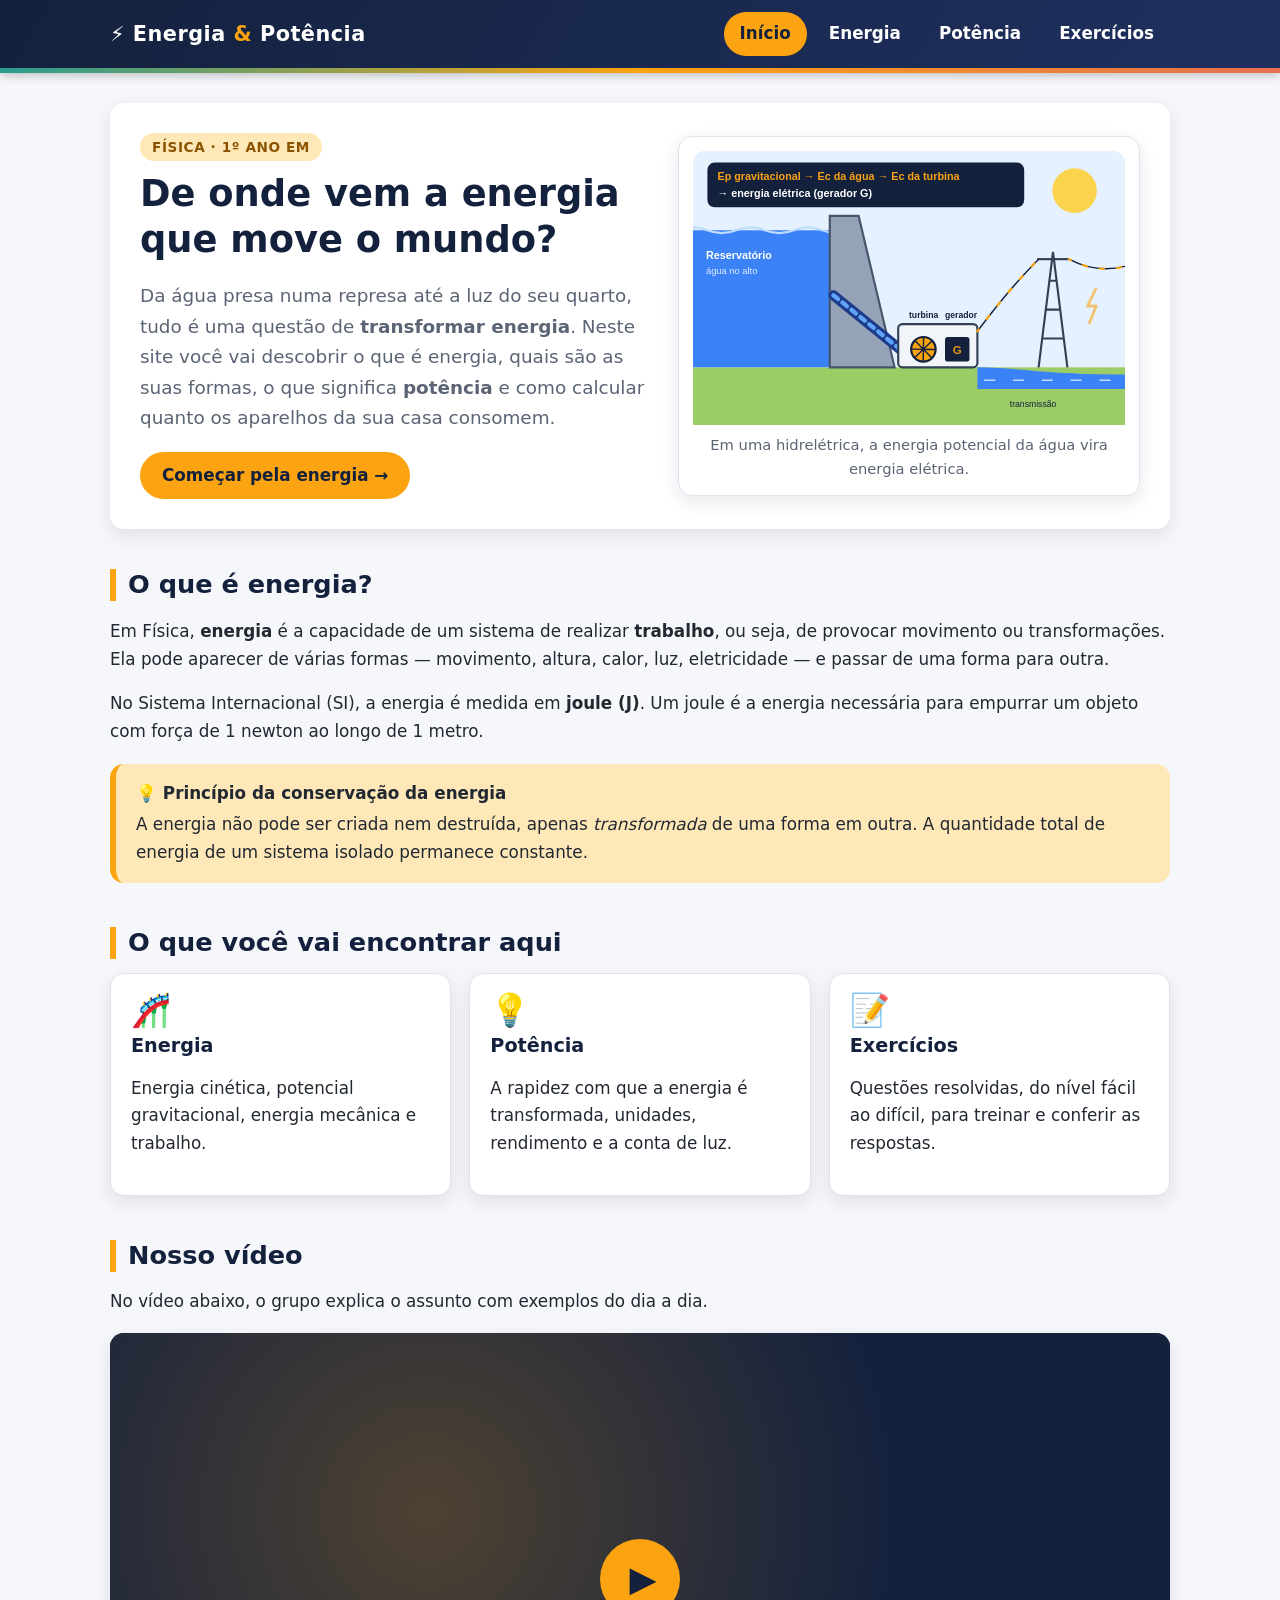
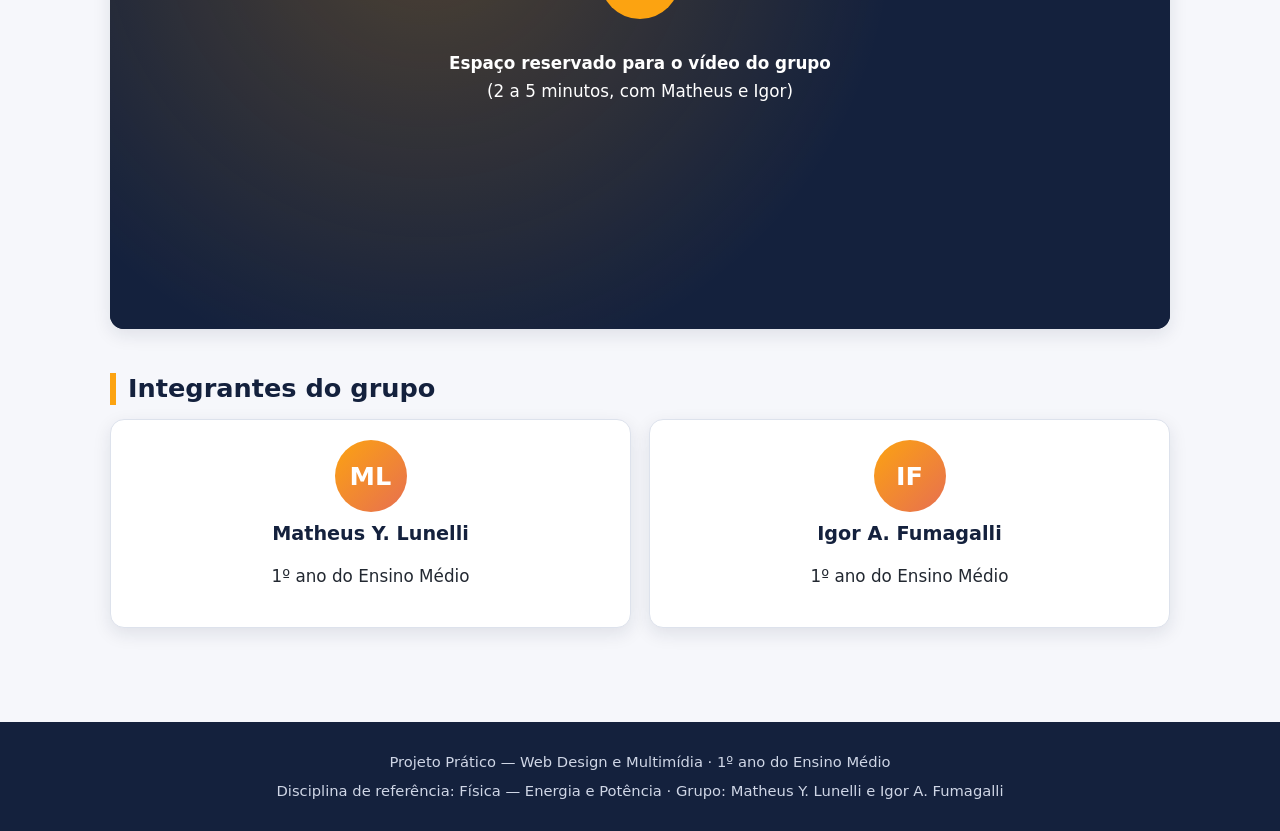
<file: site-energia-potencia/index.html>
<!DOCTYPE html>
<html lang="pt-BR">
<head>
  <meta charset="UTF-8">
  <meta name="viewport" content="width=device-width, initial-scale=1.0">
  <title>Energia &amp; Potência | Início</title>
  <link rel="stylesheet" href="css/style.css">
</head>
<body>

  <header class="topo">
    <div class="conteudo">
      <a class="logo" href="index.html">⚡ Energia <span>&amp;</span> Potência</a>
      <nav>
        <ul class="menu">
          <li><a class="ativo" href="index.html">Início</a></li>
          <li><a href="energia.html">Energia</a></li>
          <li><a href="potencia.html">Potência</a></li>
          <li><a href="exercicios.html">Exercícios</a></li>
        </ul>
      </nav>
    </div>
    <div class="bateria"></div>
  </header>

  <main class="conteudo">

    <section class="hero">
      <div>
        <span class="etiqueta">Física · 1º ano EM</span>
        <h1>De onde vem a energia que move o mundo?</h1>
        <p class="lead">
          Da água presa numa represa até a luz do seu quarto, tudo é uma questão de
          <strong>transformar energia</strong>. Neste site você vai descobrir o que é energia,
          quais são as suas formas, o que significa <strong>potência</strong> e como calcular
          quanto os aparelhos da sua casa consomem.
        </p>
        <a class="botao" href="energia.html">Começar pela energia →</a>
      </div>
      <figure>
        <img src="img/hidreletrica.svg" alt="Ilustração de uma usina hidrelétrica mostrando a água do reservatório descendo pelo duto, girando a turbina e o gerador, e a energia elétrica seguindo pelas linhas de transmissão">
        <figcaption>Em uma hidrelétrica, a energia potencial da água vira energia elétrica.</figcaption>
      </figure>
    </section>

    <section>
      <h2>O que é energia?</h2>
      <p>
        Em Física, <strong>energia</strong> é a capacidade de um sistema de realizar
        <strong>trabalho</strong>, ou seja, de provocar movimento ou transformações. Ela pode
        aparecer de várias formas — movimento, altura, calor, luz, eletricidade — e passar de
        uma forma para outra.
      </p>
      <p>
        No Sistema Internacional (SI), a energia é medida em <strong>joule (J)</strong>.
        Um joule é a energia necessária para empurrar um objeto com força de 1 newton ao longo
        de 1 metro.
      </p>
      <div class="curiosidade">
        <strong>💡 Princípio da conservação da energia</strong>
        A energia não pode ser criada nem destruída, apenas <em>transformada</em> de uma forma
        em outra. A quantidade total de energia de um sistema isolado permanece constante.
      </div>
    </section>

    <section>
      <h2>O que você vai encontrar aqui</h2>
      <div class="grade">
        <a class="cartao link" href="energia.html">
          <div class="icone">🎢</div>
          <h3>Energia</h3>
          <p>Energia cinética, potencial gravitacional, energia mecânica e trabalho.</p>
        </a>
        <a class="cartao link" href="potencia.html">
          <div class="icone">💡</div>
          <h3>Potência</h3>
          <p>A rapidez com que a energia é transformada, unidades, rendimento e a conta de luz.</p>
        </a>
        <a class="cartao link" href="exercicios.html">
          <div class="icone">📝</div>
          <h3>Exercícios</h3>
          <p>Questões resolvidas, do nível fácil ao difícil, para treinar e conferir as respostas.</p>
        </a>
      </div>
    </section>

    <section id="video">
      <h2>Nosso vídeo</h2>
      <p>No vídeo abaixo, o grupo explica o assunto com exemplos do dia a dia.</p>

      <div class="video-wrapper">
        <!--
          COMO INCORPORAR O VÍDEO DO GRUPO (escolha UMA opção e apague o bloco "video-placeholder"):

          Opção 1 — vídeo no YouTube (troque CODIGO_DO_VIDEO pelo código que aparece depois de "v=" no link):
          <iframe src="https://www.youtube.com/embed/CODIGO_DO_VIDEO"
                  title="Vídeo do grupo sobre energia e potência"
                  allow="accelerometer; autoplay; clipboard-write; encrypted-media; gyroscope; picture-in-picture"
                  allowfullscreen></iframe>

          Opção 2 — arquivo de vídeo dentro da pasta do projeto (crie a pasta "video" e coloque o arquivo nela):
          <video src="video/video-energia.mp4" controls></video>
        -->
        <div class="video-placeholder">
          <div class="play">▶</div>
          <p><strong>Espaço reservado para o vídeo do grupo</strong><br>
          (2 a 5 minutos, com Matheus e Igor)</p>
        </div>
      </div>
    </section>

    <section>
      <h2>Integrantes do grupo</h2>
      <div class="grade">
        <div class="cartao integrante">
          <div class="avatar">ML</div>
          <h3>Matheus Y. Lunelli</h3>
          <p>1º ano do Ensino Médio</p>
        </div>
        <div class="cartao integrante">
          <div class="avatar">IF</div>
          <h3>Igor A. Fumagalli</h3>
          <p>1º ano do Ensino Médio</p>
        </div>
      </div>
    </section>

  </main>

  <footer class="rodape">
    <p>Projeto Prático — Web Design e Multimídia · 1º ano do Ensino Médio</p>
    <p>Disciplina de referência: Física — Energia e Potência · Grupo: Matheus Y. Lunelli e Igor A. Fumagalli</p>
  </footer>

</body>
</html>
</file>
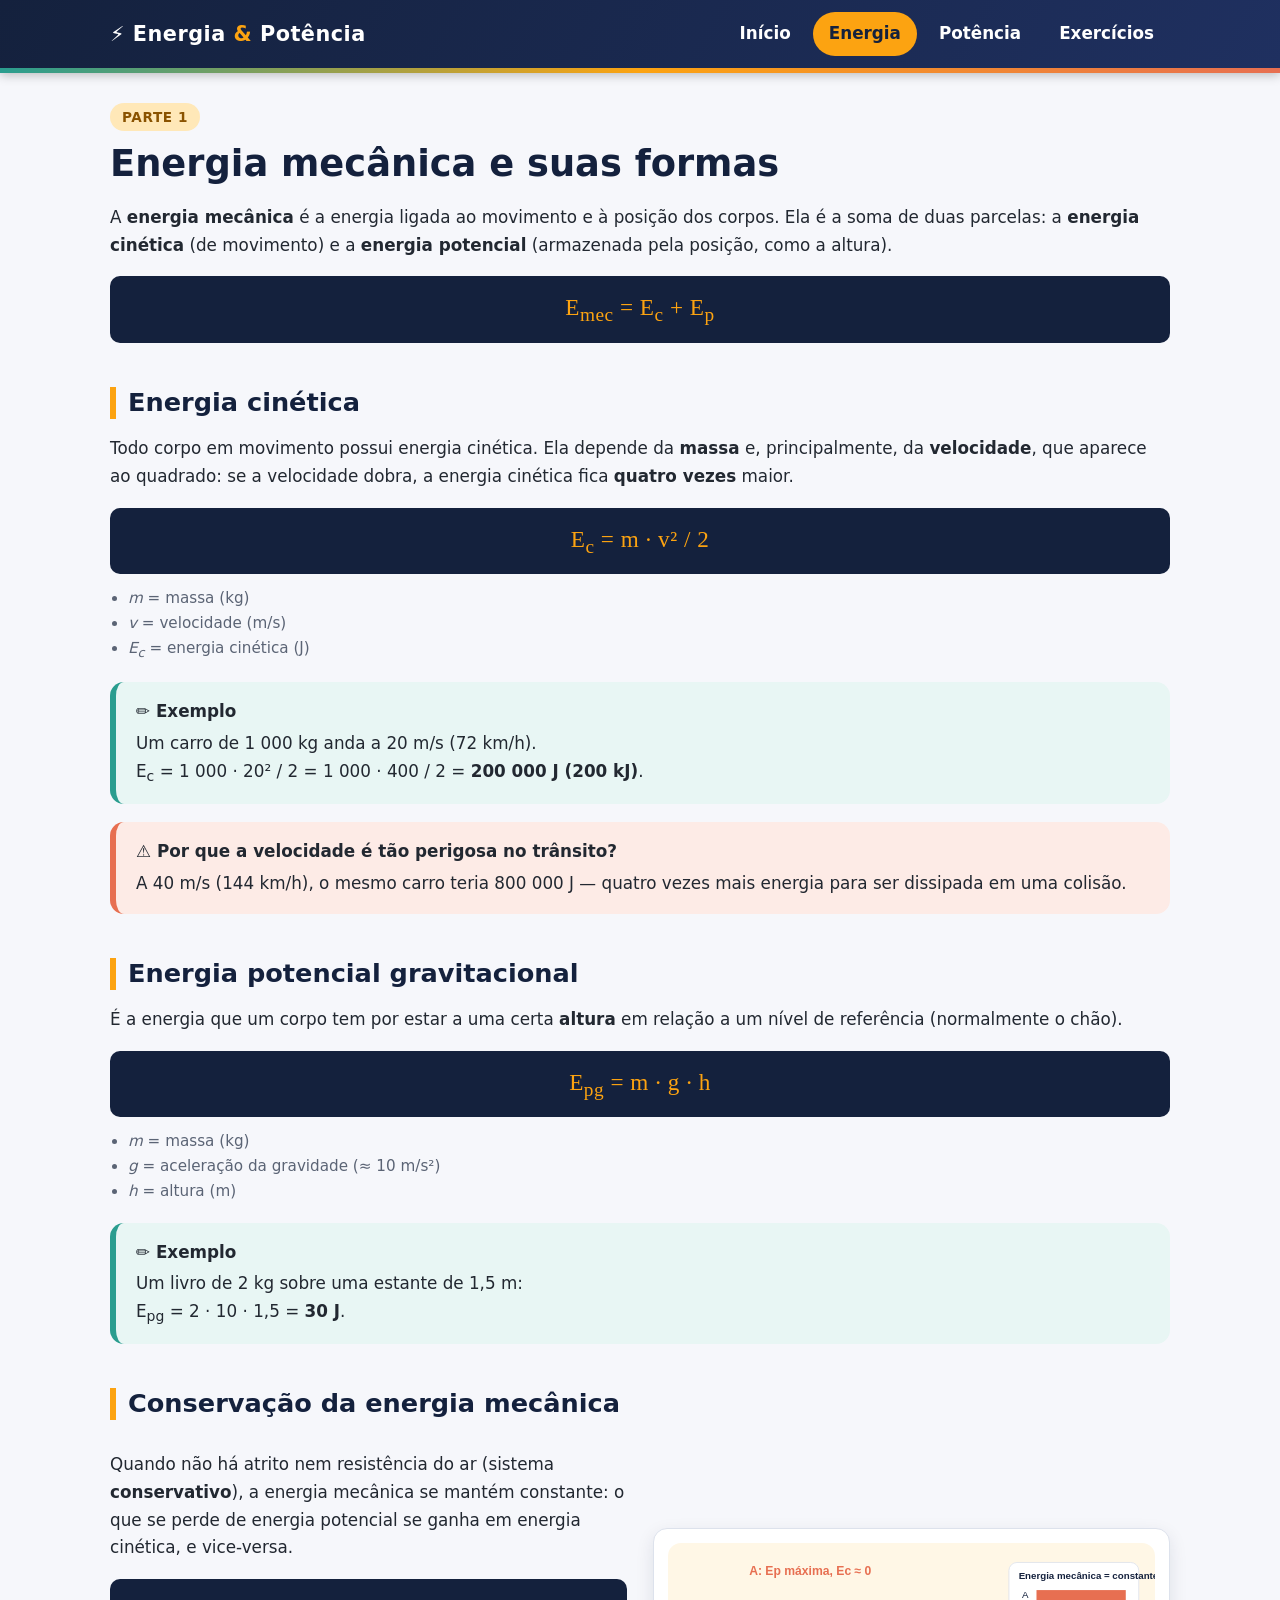
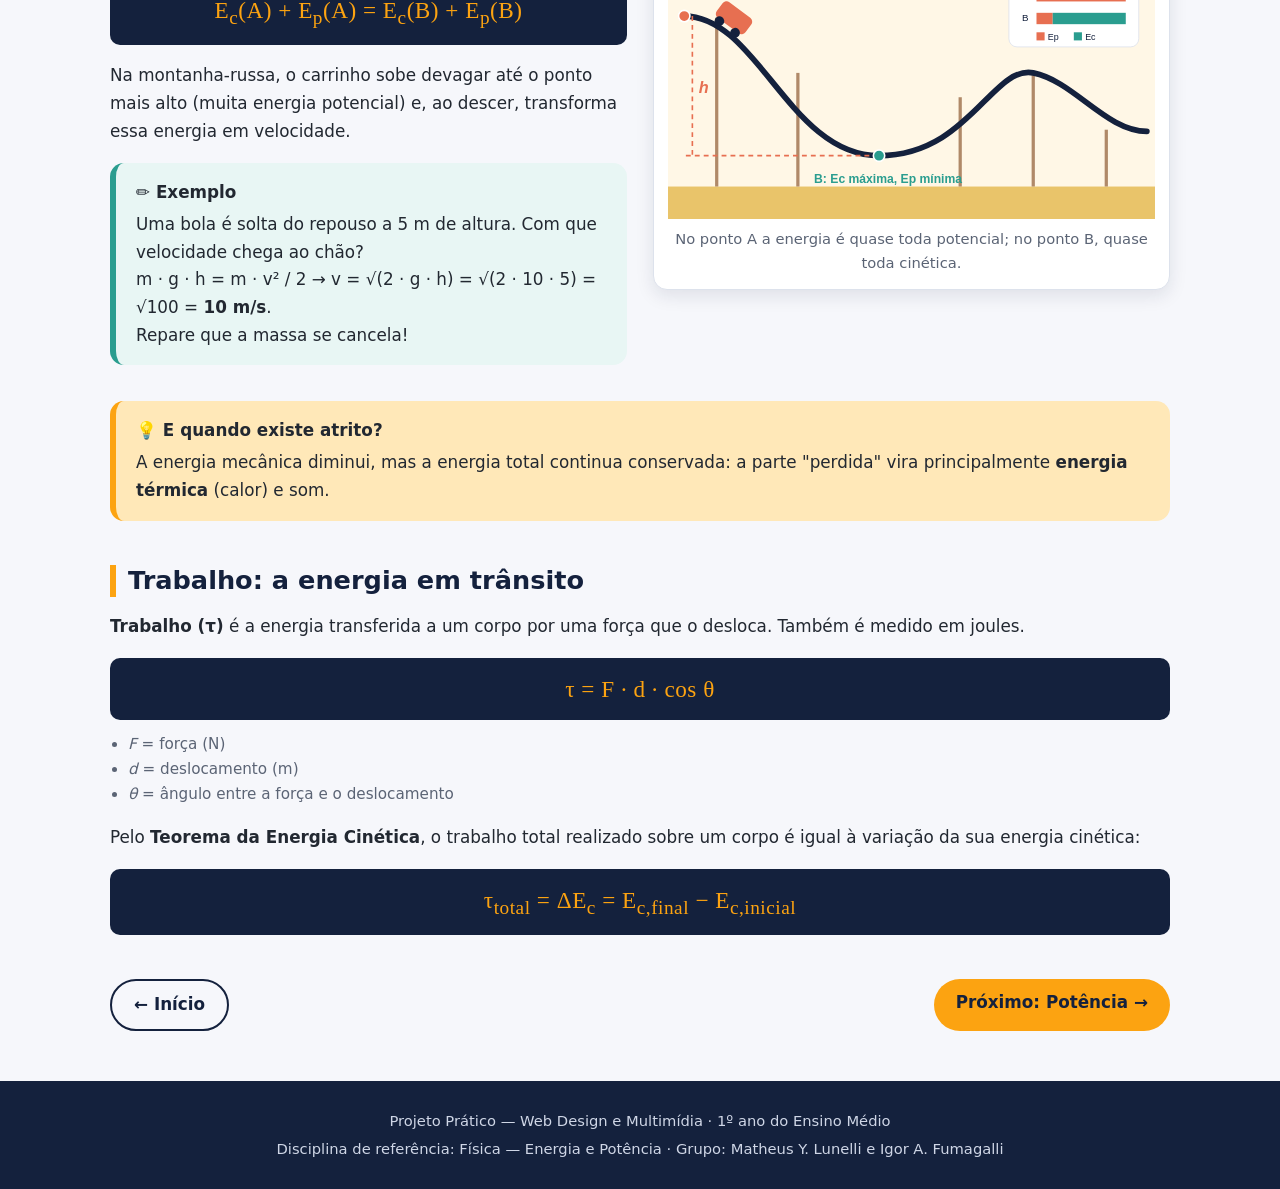
<file: site-energia-potencia/energia.html>
<!DOCTYPE html>
<html lang="pt-BR">
<head>
  <meta charset="UTF-8">
  <meta name="viewport" content="width=device-width, initial-scale=1.0">
  <title>Energia &amp; Potência | Energia</title>
  <link rel="stylesheet" href="css/style.css">
</head>
<body>

  <header class="topo">
    <div class="conteudo">
      <a class="logo" href="index.html">⚡ Energia <span>&amp;</span> Potência</a>
      <nav>
        <ul class="menu">
          <li><a href="index.html">Início</a></li>
          <li><a class="ativo" href="energia.html">Energia</a></li>
          <li><a href="potencia.html">Potência</a></li>
          <li><a href="exercicios.html">Exercícios</a></li>
        </ul>
      </nav>
    </div>
    <div class="bateria"></div>
  </header>

  <main class="conteudo">

    <section>
      <span class="etiqueta">Parte 1</span>
      <h1>Energia mecânica e suas formas</h1>
      <p>
        A <strong>energia mecânica</strong> é a energia ligada ao movimento e à posição dos corpos.
        Ela é a soma de duas parcelas: a <strong>energia cinética</strong> (de movimento) e a
        <strong>energia potencial</strong> (armazenada pela posição, como a altura).
      </p>
      <span class="formula">E<sub>mec</sub> = E<sub>c</sub> + E<sub>p</sub></span>
    </section>

    <section>
      <h2>Energia cinética</h2>
      <p>
        Todo corpo em movimento possui energia cinética. Ela depende da <strong>massa</strong> e,
        principalmente, da <strong>velocidade</strong>, que aparece ao quadrado: se a velocidade
        dobra, a energia cinética fica <strong>quatro vezes</strong> maior.
      </p>
      <span class="formula">E<sub>c</sub> = m · v² / 2</span>
      <ul class="legenda-formula">
        <li><em>m</em> = massa (kg)</li>
        <li><em>v</em> = velocidade (m/s)</li>
        <li><em>E<sub>c</sub></em> = energia cinética (J)</li>
      </ul>
      <div class="exemplo">
        <strong>✏️ Exemplo</strong>
        Um carro de 1 000 kg anda a 20 m/s (72 km/h).<br>
        E<sub>c</sub> = 1 000 · 20² / 2 = 1 000 · 400 / 2 = <strong>200 000 J (200 kJ)</strong>.
      </div>
      <div class="atencao">
        <strong>⚠️ Por que a velocidade é tão perigosa no trânsito?</strong>
        A 40 m/s (144 km/h), o mesmo carro teria 800 000 J — quatro vezes mais energia para
        ser dissipada em uma colisão.
      </div>
    </section>

    <section>
      <h2>Energia potencial gravitacional</h2>
      <p>
        É a energia que um corpo tem por estar a uma certa <strong>altura</strong> em relação
        a um nível de referência (normalmente o chão).
      </p>
      <span class="formula">E<sub>pg</sub> = m · g · h</span>
      <ul class="legenda-formula">
        <li><em>m</em> = massa (kg)</li>
        <li><em>g</em> = aceleração da gravidade (≈ 10 m/s²)</li>
        <li><em>h</em> = altura (m)</li>
      </ul>
      <div class="exemplo">
        <strong>✏️ Exemplo</strong>
        Um livro de 2 kg sobre uma estante de 1,5 m:<br>
        E<sub>pg</sub> = 2 · 10 · 1,5 = <strong>30 J</strong>.
      </div>
    </section>

    <section>
      <h2>Conservação da energia mecânica</h2>
      <div class="duas-colunas">
        <div>
          <p>
            Quando não há atrito nem resistência do ar (sistema <strong>conservativo</strong>),
            a energia mecânica se mantém constante: o que se perde de energia potencial se ganha
            em energia cinética, e vice-versa.
          </p>
          <span class="formula">E<sub>c</sub>(A) + E<sub>p</sub>(A) = E<sub>c</sub>(B) + E<sub>p</sub>(B)</span>
          <p>
            Na montanha-russa, o carrinho sobe devagar até o ponto mais alto (muita energia
            potencial) e, ao descer, transforma essa energia em velocidade.
          </p>
          <div class="exemplo">
            <strong>✏️ Exemplo</strong>
            Uma bola é solta do repouso a 5 m de altura. Com que velocidade chega ao chão?<br>
            m · g · h = m · v² / 2 → v = √(2 · g · h) = √(2 · 10 · 5) = √100 = <strong>10 m/s</strong>.<br>
            Repare que a massa se cancela!
          </div>
        </div>
        <figure>
          <img src="img/montanha-russa.svg" alt="Montanha-russa com o carrinho no ponto mais alto, com energia potencial máxima, e no ponto mais baixo, com energia cinética máxima">
          <figcaption>No ponto A a energia é quase toda potencial; no ponto B, quase toda cinética.</figcaption>
        </figure>
      </div>
      <div class="curiosidade">
        <strong>💡 E quando existe atrito?</strong>
        A energia mecânica diminui, mas a energia total continua conservada: a parte "perdida"
        vira principalmente <strong>energia térmica</strong> (calor) e som.
      </div>
    </section>

    <section>
      <h2>Trabalho: a energia em trânsito</h2>
      <p>
        <strong>Trabalho (τ)</strong> é a energia transferida a um corpo por uma força que o desloca.
        Também é medido em joules.
      </p>
      <span class="formula">τ = F · d · cos θ</span>
      <ul class="legenda-formula">
        <li><em>F</em> = força (N)</li>
        <li><em>d</em> = deslocamento (m)</li>
        <li><em>θ</em> = ângulo entre a força e o deslocamento</li>
      </ul>
      <p>
        Pelo <strong>Teorema da Energia Cinética</strong>, o trabalho total realizado sobre um
        corpo é igual à variação da sua energia cinética:
      </p>
      <span class="formula">τ<sub>total</sub> = ΔE<sub>c</sub> = E<sub>c,final</sub> − E<sub>c,inicial</sub></span>
    </section>

    <div class="proxima">
      <a class="botao secundario" href="index.html">← Início</a>
      <a class="botao" href="potencia.html">Próximo: Potência →</a>
    </div>

  </main>

  <footer class="rodape">
    <p>Projeto Prático — Web Design e Multimídia · 1º ano do Ensino Médio</p>
    <p>Disciplina de referência: Física — Energia e Potência · Grupo: Matheus Y. Lunelli e Igor A. Fumagalli</p>
  </footer>

</body>
</html>
</file>
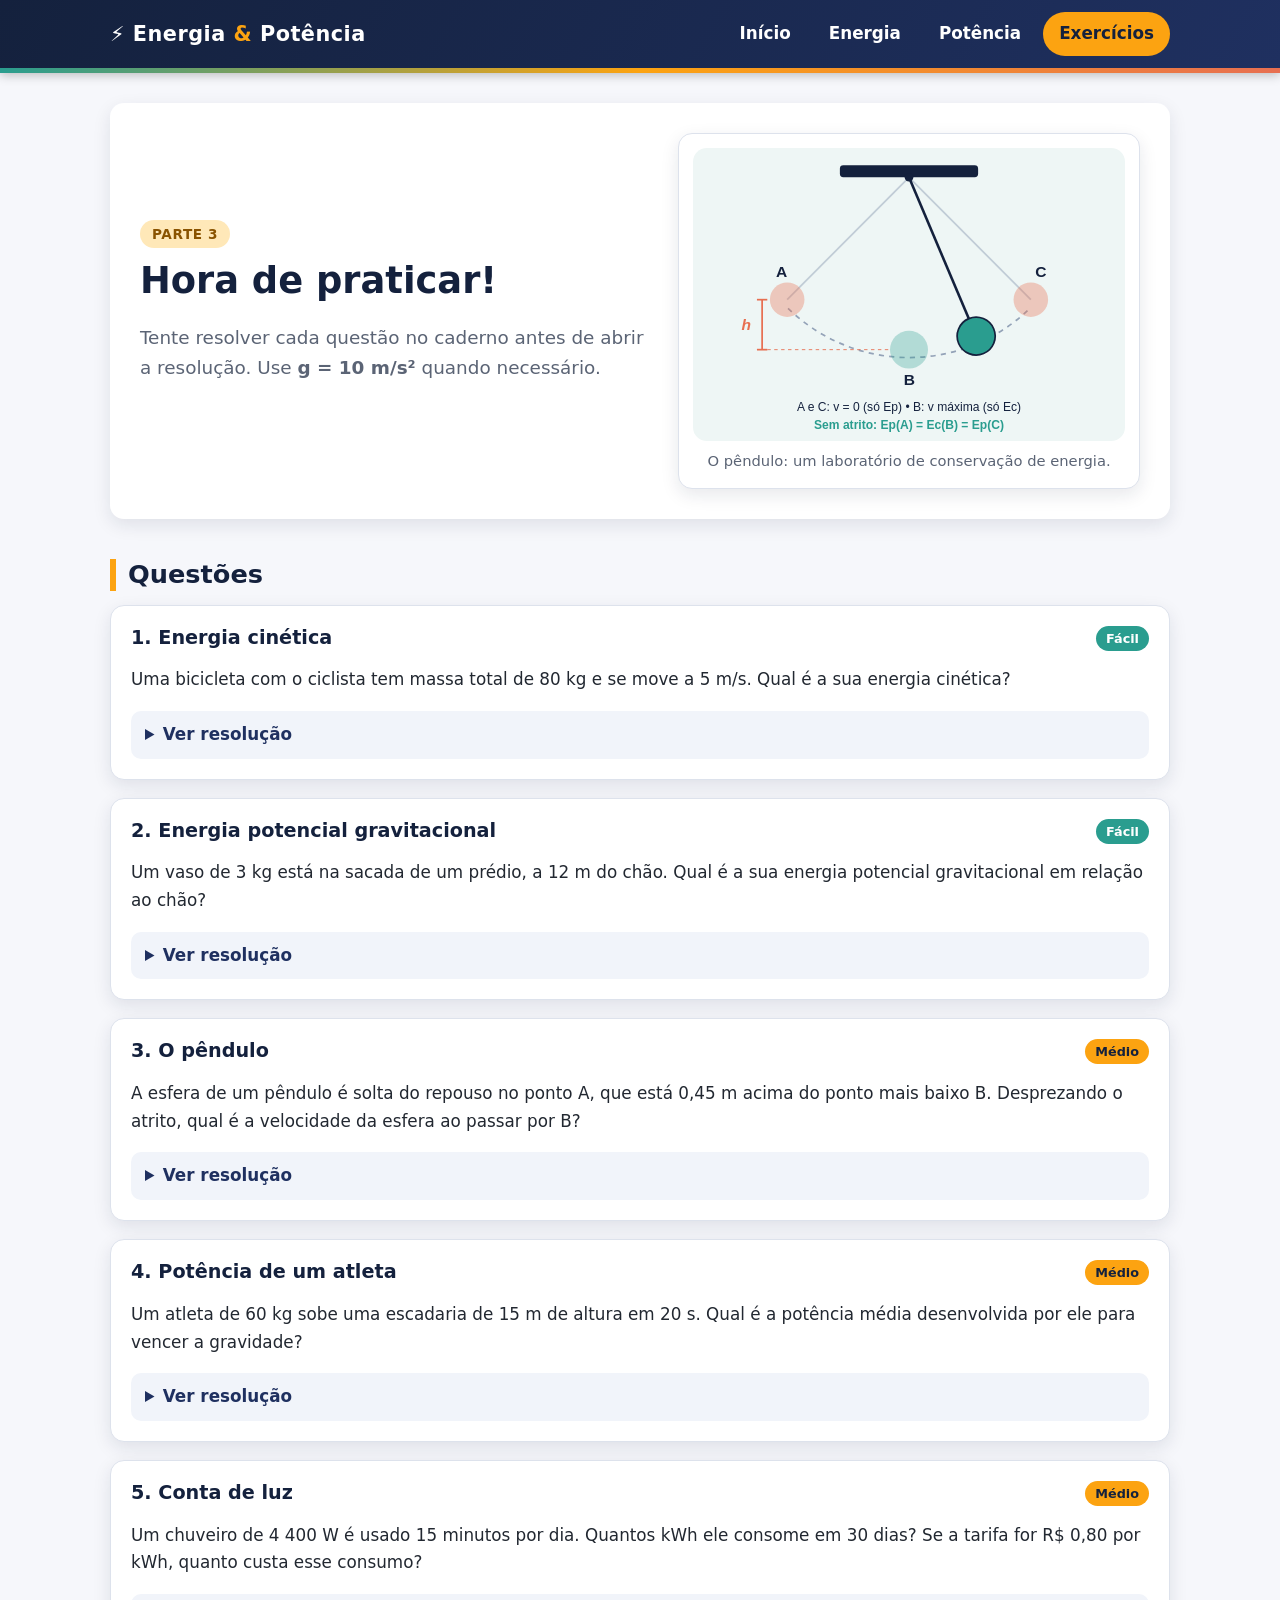
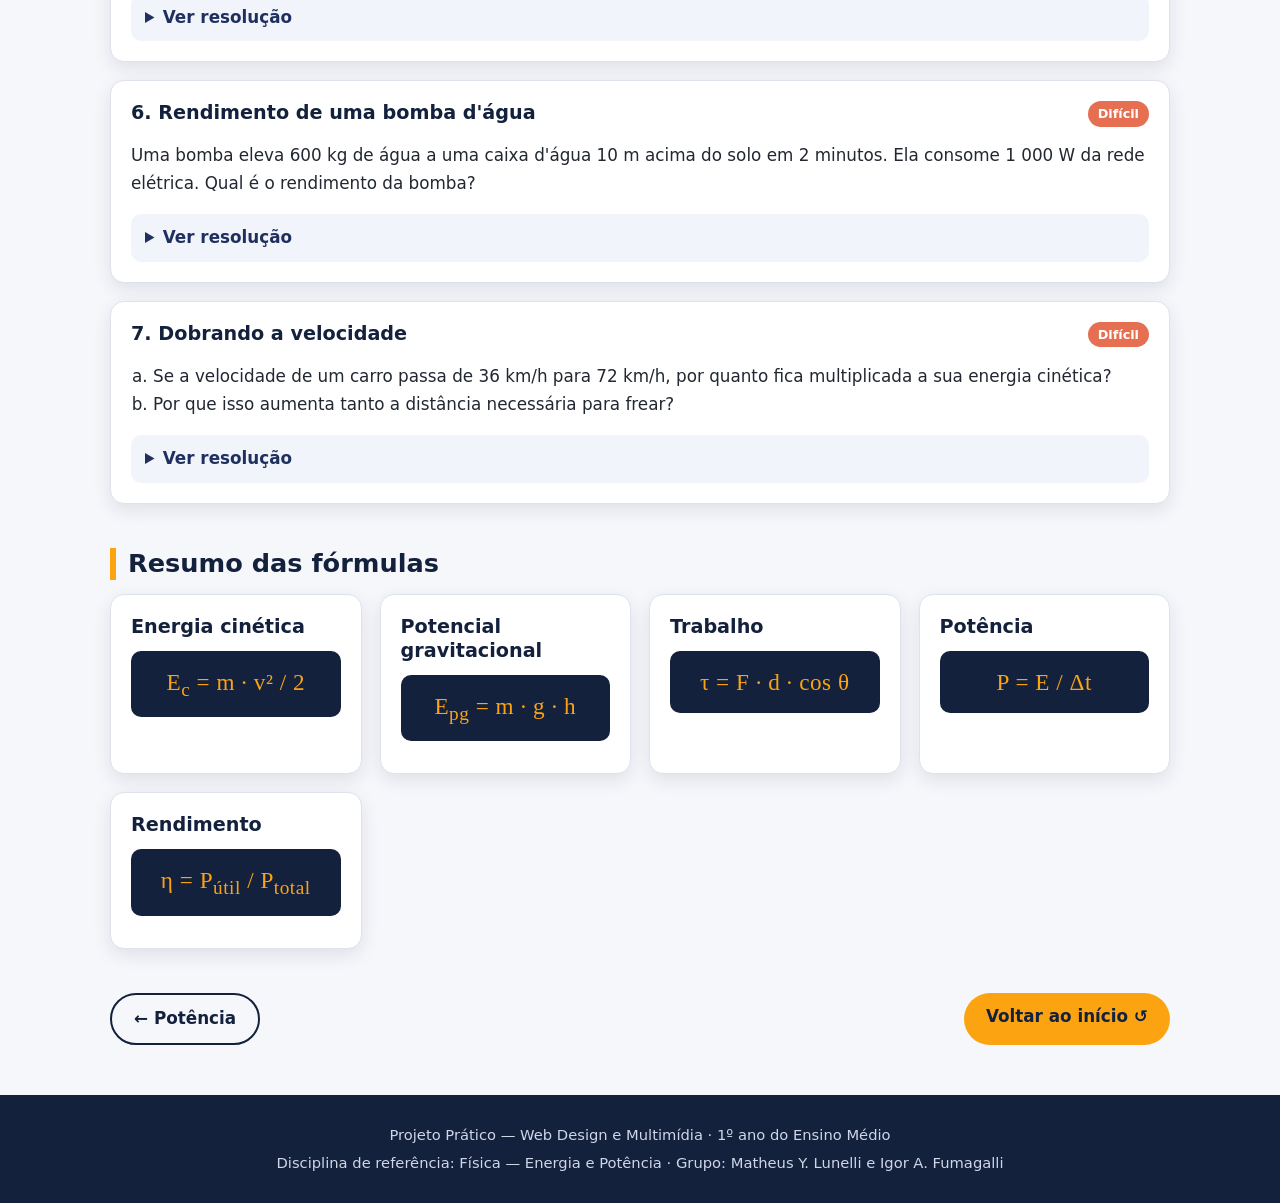
<file: site-energia-potencia/exercicios.html>
<!DOCTYPE html>
<html lang="pt-BR">
<head>
  <meta charset="UTF-8">
  <meta name="viewport" content="width=device-width, initial-scale=1.0">
  <title>Energia &amp; Potência | Exercícios</title>
  <link rel="stylesheet" href="css/style.css">
</head>
<body>

  <header class="topo">
    <div class="conteudo">
      <a class="logo" href="index.html">⚡ Energia <span>&amp;</span> Potência</a>
      <nav>
        <ul class="menu">
          <li><a href="index.html">Início</a></li>
          <li><a href="energia.html">Energia</a></li>
          <li><a href="potencia.html">Potência</a></li>
          <li><a class="ativo" href="exercicios.html">Exercícios</a></li>
        </ul>
      </nav>
    </div>
    <div class="bateria"></div>
  </header>

  <main class="conteudo">

    <section class="hero">
      <div>
        <span class="etiqueta">Parte 3</span>
        <h1>Hora de praticar!</h1>
        <p class="lead">
          Tente resolver cada questão no caderno antes de abrir a resolução.
          Use <strong>g = 10 m/s²</strong> quando necessário.
        </p>
      </div>
      <figure>
        <img src="img/pendulo.svg" alt="Pêndulo simples oscilando entre os pontos A e C, passando pelo ponto mais baixo B">
        <figcaption>O pêndulo: um laboratório de conservação de energia.</figcaption>
      </figure>
    </section>

    <section>
      <h2>Questões</h2>

      <div class="cartao questao">
        <span class="nivel facil">Fácil</span>
        <h3>1. Energia cinética</h3>
        <p>Uma bicicleta com o ciclista tem massa total de 80 kg e se move a 5 m/s. Qual é a sua energia cinética?</p>
        <details>
          <summary>Ver resolução</summary>
          <p>E<sub>c</sub> = m · v² / 2 = 80 · 5² / 2 = 80 · 25 / 2 = <strong>1 000 J</strong>.</p>
        </details>
      </div>

      <div class="cartao questao">
        <span class="nivel facil">Fácil</span>
        <h3>2. Energia potencial gravitacional</h3>
        <p>Um vaso de 3 kg está na sacada de um prédio, a 12 m do chão. Qual é a sua energia potencial gravitacional em relação ao chão?</p>
        <details>
          <summary>Ver resolução</summary>
          <p>E<sub>pg</sub> = m · g · h = 3 · 10 · 12 = <strong>360 J</strong>.</p>
        </details>
      </div>

      <div class="cartao questao">
        <span class="nivel medio">Médio</span>
        <h3>3. O pêndulo</h3>
        <p>
          A esfera de um pêndulo é solta do repouso no ponto A, que está 0,45 m acima do ponto
          mais baixo B. Desprezando o atrito, qual é a velocidade da esfera ao passar por B?
        </p>
        <details>
          <summary>Ver resolução</summary>
          <p>
            Pela conservação da energia mecânica: m · g · h = m · v² / 2<br>
            v = √(2 · g · h) = √(2 · 10 · 0,45) = √9 = <strong>3 m/s</strong>.
          </p>
        </details>
      </div>

      <div class="cartao questao">
        <span class="nivel medio">Médio</span>
        <h3>4. Potência de um atleta</h3>
        <p>
          Um atleta de 60 kg sobe uma escadaria de 15 m de altura em 20 s. Qual é a potência
          média desenvolvida por ele para vencer a gravidade?
        </p>
        <details>
          <summary>Ver resolução</summary>
          <p>
            τ = m · g · h = 60 · 10 · 15 = 9 000 J<br>
            P = τ / Δt = 9 000 / 20 = <strong>450 W</strong>.
          </p>
        </details>
      </div>

      <div class="cartao questao">
        <span class="nivel medio">Médio</span>
        <h3>5. Conta de luz</h3>
        <p>
          Um chuveiro de 4 400 W é usado 15 minutos por dia. Quantos kWh ele consome em 30 dias?
          Se a tarifa for R$ 0,80 por kWh, quanto custa esse consumo?
        </p>
        <details>
          <summary>Ver resolução</summary>
          <p>
            Por dia: E = 4,4 kW · 0,25 h = 1,1 kWh<br>
            No mês: 1,1 · 30 = <strong>33 kWh</strong><br>
            Custo: 33 · 0,80 = <strong>R$ 26,40</strong>.
          </p>
        </details>
      </div>

      <div class="cartao questao">
        <span class="nivel dificil">Difícil</span>
        <h3>6. Rendimento de uma bomba d'água</h3>
        <p>
          Uma bomba eleva 600 kg de água a uma caixa d'água 10 m acima do solo em 2 minutos.
          Ela consome 1 000 W da rede elétrica. Qual é o rendimento da bomba?
        </p>
        <details>
          <summary>Ver resolução</summary>
          <p>
            Trabalho útil: τ = m · g · h = 600 · 10 · 10 = 60 000 J<br>
            Tempo: 2 min = 120 s → P<sub>útil</sub> = 60 000 / 120 = 500 W<br>
            η = P<sub>útil</sub> / P<sub>total</sub> = 500 / 1 000 = <strong>0,5 = 50%</strong>.
          </p>
        </details>
      </div>

      <div class="cartao questao">
        <span class="nivel dificil">Difícil</span>
        <h3>7. Dobrando a velocidade</h3>
        <ol type="a">
          <li>Se a velocidade de um carro passa de 36 km/h para 72 km/h, por quanto fica multiplicada a sua energia cinética?</li>
          <li>Por que isso aumenta tanto a distância necessária para frear?</li>
        </ol>
        <details>
          <summary>Ver resolução</summary>
          <p>
            a) A velocidade dobra (10 m/s → 20 m/s). Como E<sub>c</sub> depende de v², a energia
            fica <strong>4 vezes maior</strong>.<br>
            b) Os freios precisam dissipar toda essa energia pelo trabalho da força de atrito
            (τ = F · d). Com a mesma força de frenagem, 4 vezes mais energia exige uma distância
            cerca de <strong>4 vezes maior</strong>.
          </p>
        </details>
      </div>
    </section>

    <section>
      <h2>Resumo das fórmulas</h2>
      <div class="grade">
        <div class="cartao"><h3>Energia cinética</h3><span class="formula">E<sub>c</sub> = m · v² / 2</span></div>
        <div class="cartao"><h3>Potencial gravitacional</h3><span class="formula">E<sub>pg</sub> = m · g · h</span></div>
        <div class="cartao"><h3>Trabalho</h3><span class="formula">τ = F · d · cos θ</span></div>
        <div class="cartao"><h3>Potência</h3><span class="formula">P = E / Δt</span></div>
        <div class="cartao"><h3>Rendimento</h3><span class="formula">η = P<sub>útil</sub> / P<sub>total</sub></span></div>
      </div>
    </section>

    <div class="proxima">
      <a class="botao secundario" href="potencia.html">← Potência</a>
      <a class="botao" href="index.html">Voltar ao início ↺</a>
    </div>

  </main>

  <footer class="rodape">
    <p>Projeto Prático — Web Design e Multimídia · 1º ano do Ensino Médio</p>
    <p>Disciplina de referência: Física — Energia e Potência · Grupo: Matheus Y. Lunelli e Igor A. Fumagalli</p>
  </footer>

</body>
</html>
</file>
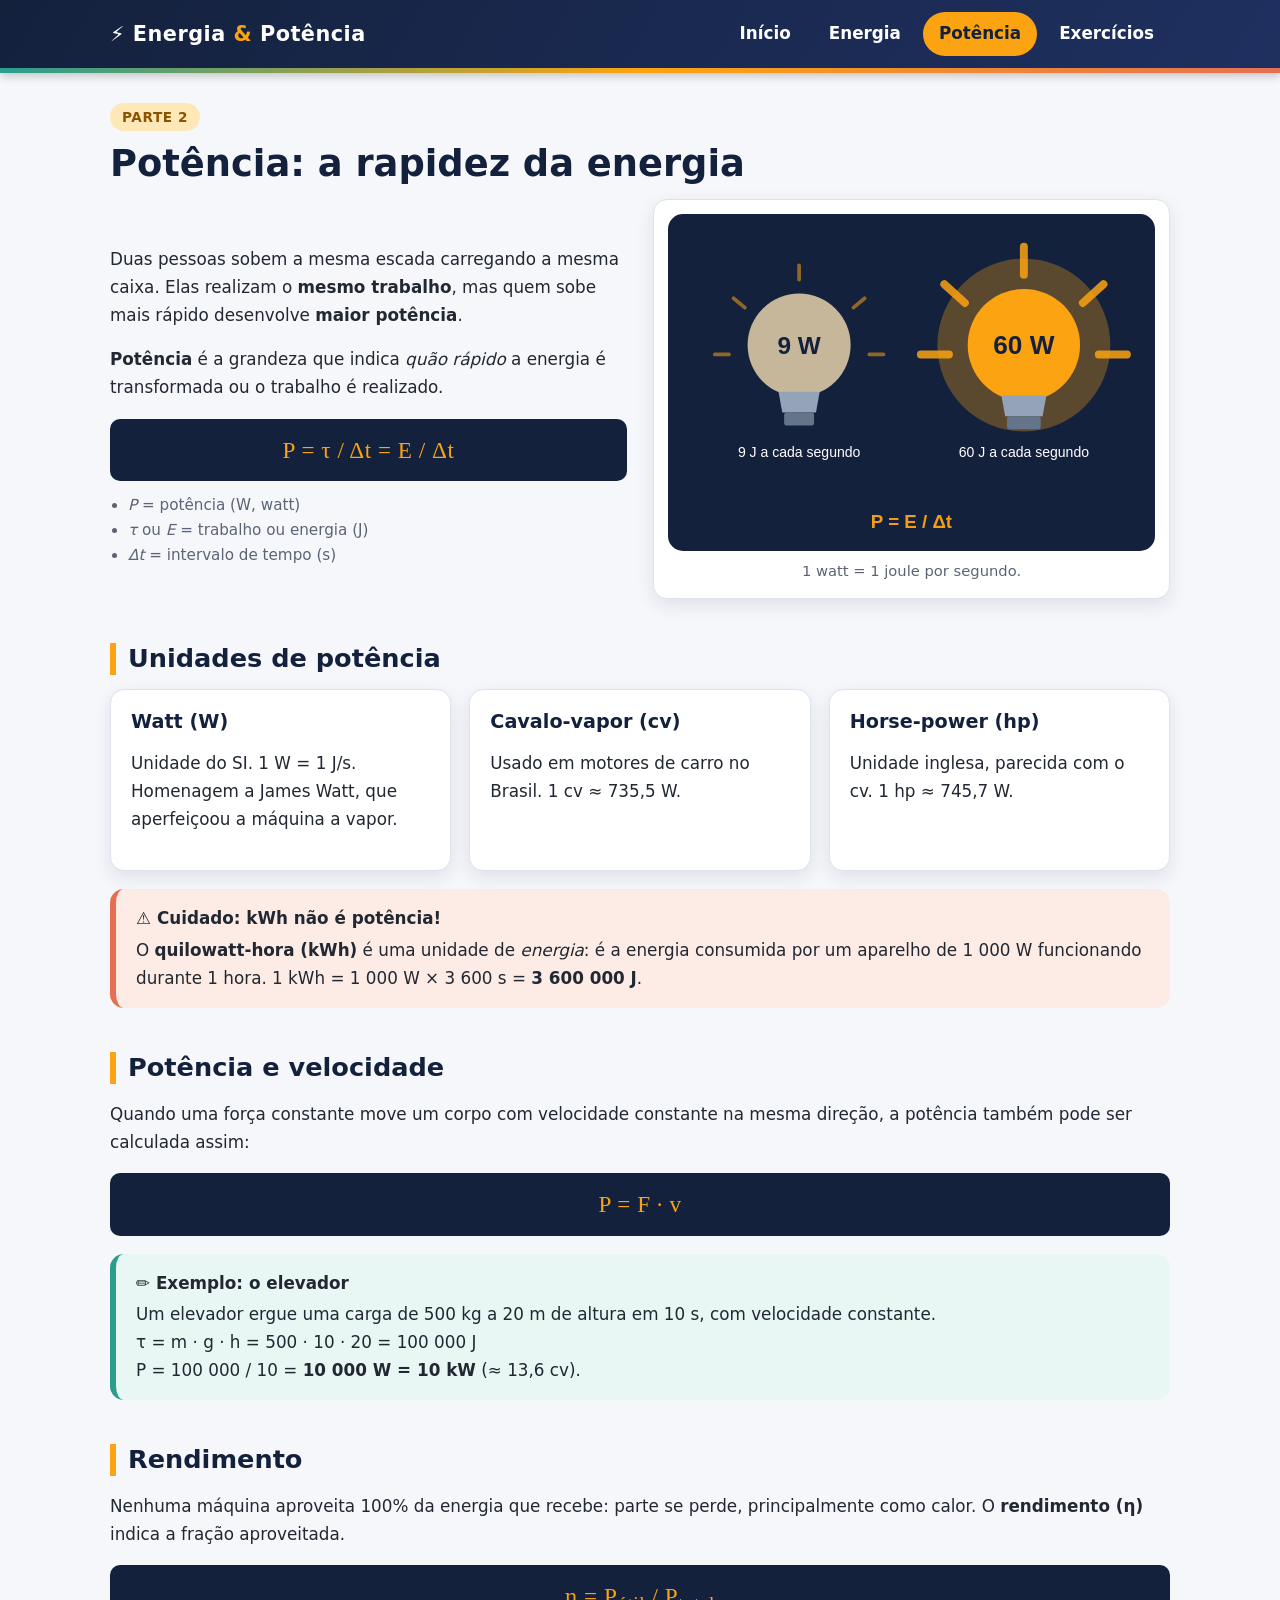
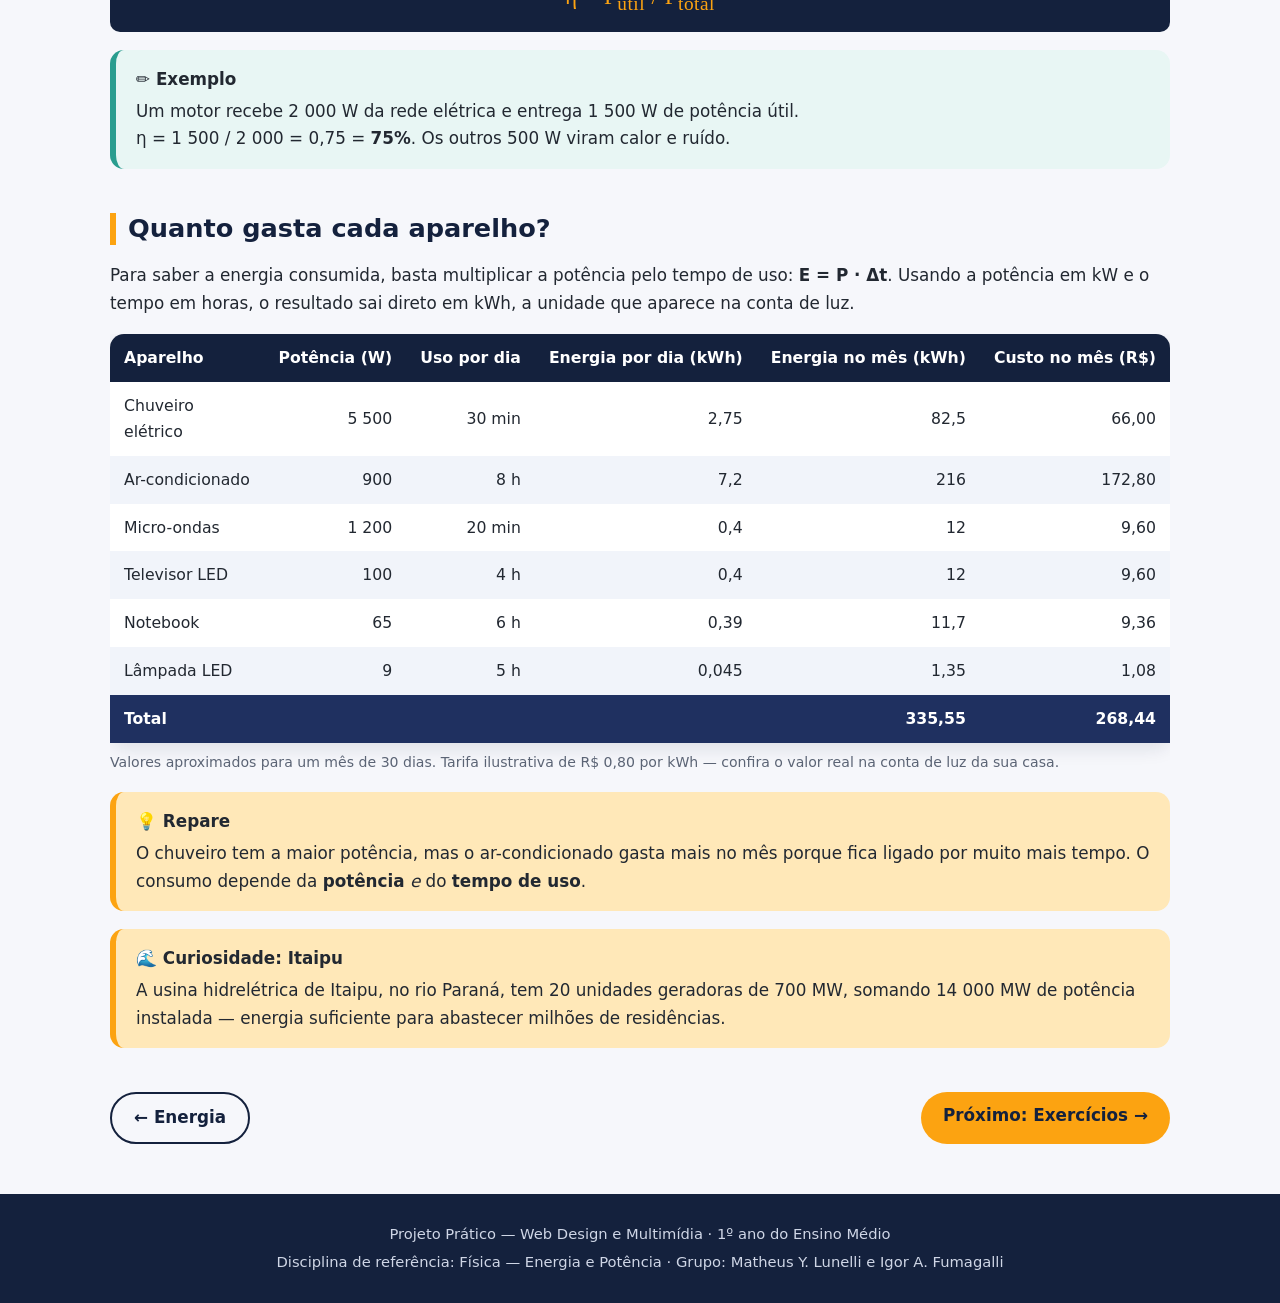
<file: site-energia-potencia/potencia.html>
<!DOCTYPE html>
<html lang="pt-BR">
<head>
  <meta charset="UTF-8">
  <meta name="viewport" content="width=device-width, initial-scale=1.0">
  <title>Energia &amp; Potência | Potência</title>
  <link rel="stylesheet" href="css/style.css">
</head>
<body>

  <header class="topo">
    <div class="conteudo">
      <a class="logo" href="index.html">⚡ Energia <span>&amp;</span> Potência</a>
      <nav>
        <ul class="menu">
          <li><a href="index.html">Início</a></li>
          <li><a href="energia.html">Energia</a></li>
          <li><a class="ativo" href="potencia.html">Potência</a></li>
          <li><a href="exercicios.html">Exercícios</a></li>
        </ul>
      </nav>
    </div>
    <div class="bateria"></div>
  </header>

  <main class="conteudo">

    <section>
      <span class="etiqueta">Parte 2</span>
      <h1>Potência: a rapidez da energia</h1>
      <div class="duas-colunas">
        <div>
          <p>
            Duas pessoas sobem a mesma escada carregando a mesma caixa. Elas realizam o
            <strong>mesmo trabalho</strong>, mas quem sobe mais rápido desenvolve
            <strong>maior potência</strong>.
          </p>
          <p>
            <strong>Potência</strong> é a grandeza que indica <em>quão rápido</em> a energia é
            transformada ou o trabalho é realizado.
          </p>
          <span class="formula">P = τ / Δt = E / Δt</span>
          <ul class="legenda-formula">
            <li><em>P</em> = potência (W, watt)</li>
            <li><em>τ</em> ou <em>E</em> = trabalho ou energia (J)</li>
            <li><em>Δt</em> = intervalo de tempo (s)</li>
          </ul>
        </div>
        <figure>
          <img src="img/lampada-potencia.svg" alt="Duas lâmpadas: uma de 9 watts, que usa 9 joules por segundo, e outra de 60 watts, que usa 60 joules por segundo">
          <figcaption>1 watt = 1 joule por segundo.</figcaption>
        </figure>
      </div>
    </section>

    <section>
      <h2>Unidades de potência</h2>
      <div class="grade">
        <div class="cartao">
          <h3>Watt (W)</h3>
          <p>Unidade do SI. 1 W = 1 J/s. Homenagem a James Watt, que aperfeiçoou a máquina a vapor.</p>
        </div>
        <div class="cartao">
          <h3>Cavalo-vapor (cv)</h3>
          <p>Usado em motores de carro no Brasil. 1 cv ≈ 735,5 W.</p>
        </div>
        <div class="cartao">
          <h3>Horse-power (hp)</h3>
          <p>Unidade inglesa, parecida com o cv. 1 hp ≈ 745,7 W.</p>
        </div>
      </div>
      <div class="atencao">
        <strong>⚠️ Cuidado: kWh não é potência!</strong>
        O <strong>quilowatt-hora (kWh)</strong> é uma unidade de <em>energia</em>: é a energia
        consumida por um aparelho de 1 000 W funcionando durante 1 hora.
        1 kWh = 1 000 W × 3 600 s = <strong>3 600 000 J</strong>.
      </div>
    </section>

    <section>
      <h2>Potência e velocidade</h2>
      <p>
        Quando uma força constante move um corpo com velocidade constante na mesma direção,
        a potência também pode ser calculada assim:
      </p>
      <span class="formula">P = F · v</span>
      <div class="exemplo">
        <strong>✏️ Exemplo: o elevador</strong>
        Um elevador ergue uma carga de 500 kg a 20 m de altura em 10 s, com velocidade constante.<br>
        τ = m · g · h = 500 · 10 · 20 = 100 000 J<br>
        P = 100 000 / 10 = <strong>10 000 W = 10 kW</strong> (≈ 13,6 cv).
      </div>
    </section>

    <section>
      <h2>Rendimento</h2>
      <p>
        Nenhuma máquina aproveita 100% da energia que recebe: parte se perde, principalmente
        como calor. O <strong>rendimento (η)</strong> indica a fração aproveitada.
      </p>
      <span class="formula">η = P<sub>útil</sub> / P<sub>total</sub></span>
      <div class="exemplo">
        <strong>✏️ Exemplo</strong>
        Um motor recebe 2 000 W da rede elétrica e entrega 1 500 W de potência útil.<br>
        η = 1 500 / 2 000 = 0,75 = <strong>75%</strong>. Os outros 500 W viram calor e ruído.
      </div>
    </section>

    <section>
      <h2>Quanto gasta cada aparelho?</h2>
      <p>
        Para saber a energia consumida, basta multiplicar a potência pelo tempo de uso:
        <strong>E = P · Δt</strong>. Usando a potência em kW e o tempo em horas, o resultado
        sai direto em kWh, a unidade que aparece na conta de luz.
      </p>
      <div class="tabela-container">
        <table>
          <caption>
            Valores aproximados para um mês de 30 dias. Tarifa ilustrativa de R$ 0,80 por kWh —
            confira o valor real na conta de luz da sua casa.
          </caption>
          <thead>
            <tr>
              <th>Aparelho</th>
              <th class="num">Potência (W)</th>
              <th class="num">Uso por dia</th>
              <th class="num">Energia por dia (kWh)</th>
              <th class="num">Energia no mês (kWh)</th>
              <th class="num">Custo no mês (R$)</th>
            </tr>
          </thead>
          <tbody>
            <tr>
              <td>Chuveiro elétrico</td>
              <td class="num">5 500</td>
              <td class="num">30 min</td>
              <td class="num">2,75</td>
              <td class="num">82,5</td>
              <td class="num">66,00</td>
            </tr>
            <tr>
              <td>Ar-condicionado</td>
              <td class="num">900</td>
              <td class="num">8 h</td>
              <td class="num">7,2</td>
              <td class="num">216</td>
              <td class="num">172,80</td>
            </tr>
            <tr>
              <td>Micro-ondas</td>
              <td class="num">1 200</td>
              <td class="num">20 min</td>
              <td class="num">0,4</td>
              <td class="num">12</td>
              <td class="num">9,60</td>
            </tr>
            <tr>
              <td>Televisor LED</td>
              <td class="num">100</td>
              <td class="num">4 h</td>
              <td class="num">0,4</td>
              <td class="num">12</td>
              <td class="num">9,60</td>
            </tr>
            <tr>
              <td>Notebook</td>
              <td class="num">65</td>
              <td class="num">6 h</td>
              <td class="num">0,39</td>
              <td class="num">11,7</td>
              <td class="num">9,36</td>
            </tr>
            <tr>
              <td>Lâmpada LED</td>
              <td class="num">9</td>
              <td class="num">5 h</td>
              <td class="num">0,045</td>
              <td class="num">1,35</td>
              <td class="num">1,08</td>
            </tr>
          </tbody>
          <tfoot>
            <tr>
              <td colspan="4">Total</td>
              <td class="num">335,55</td>
              <td class="num">268,44</td>
            </tr>
          </tfoot>
        </table>
      </div>
      <div class="curiosidade">
        <strong>💡 Repare</strong>
        O chuveiro tem a maior potência, mas o ar-condicionado gasta mais no mês porque fica
        ligado por muito mais tempo. O consumo depende da <strong>potência</strong> <em>e</em> do
        <strong>tempo de uso</strong>.
      </div>
      <div class="curiosidade">
        <strong>🌊 Curiosidade: Itaipu</strong>
        A usina hidrelétrica de Itaipu, no rio Paraná, tem 20 unidades geradoras de 700 MW,
        somando 14 000 MW de potência instalada — energia suficiente para abastecer milhões
        de residências.
      </div>
    </section>

    <div class="proxima">
      <a class="botao secundario" href="energia.html">← Energia</a>
      <a class="botao" href="exercicios.html">Próximo: Exercícios →</a>
    </div>

  </main>

  <footer class="rodape">
    <p>Projeto Prático — Web Design e Multimídia · 1º ano do Ensino Médio</p>
    <p>Disciplina de referência: Física — Energia e Potência · Grupo: Matheus Y. Lunelli e Igor A. Fumagalli</p>
  </footer>

</body>
</html>
</file>
<file: site-energia-potencia/css/style.css>
/* =========================================================
   Energia & Potência — folha de estilo externa
   Paleta: azul-noite + amarelo "elétrico" + verde "eficiência"
   ========================================================= */

:root {
  --noite: #14213d;
  --noite-2: #1f3060;
  --amarelo: #fca311;
  --amarelo-claro: #ffe8b8;
  --verde: #2a9d8f;
  --vermelho: #e76f51;
  --fundo: #f6f7fb;
  --cartao: #ffffff;
  --texto: #222831;
  --texto-suave: #5b6475;
  --borda: #dde2ec;
  --raio: 14px;
  --sombra: 0 6px 18px rgba(20, 33, 61, 0.10);
}

* { box-sizing: border-box; }

html { scroll-behavior: smooth; }

body {
  margin: 0;
  font-family: "Segoe UI", system-ui, -apple-system, Roboto, Arial, sans-serif;
  font-size: 1.05rem;
  line-height: 1.65;
  color: var(--texto);
  background: var(--fundo);
}

img { max-width: 100%; height: auto; display: block; }

a { color: var(--noite-2); }
a:hover { color: var(--vermelho); }

/* ---------- Cabeçalho e navegação ---------- */
.topo {
  background: linear-gradient(120deg, var(--noite) 0%, var(--noite-2) 100%);
  color: #fff;
  position: sticky;
  top: 0;
  z-index: 10;
  box-shadow: 0 2px 10px rgba(0, 0, 0, 0.25);
}

.topo .conteudo {
  display: flex;
  align-items: center;
  justify-content: space-between;
  flex-wrap: wrap;
  gap: 10px;
  padding-top: 12px;
  padding-bottom: 12px;
}

.logo {
  font-weight: 800;
  font-size: 1.3rem;
  letter-spacing: 0.5px;
  color: #fff;
  text-decoration: none;
}
.logo span { color: var(--amarelo); }
.logo:hover { color: #fff; }

.menu {
  display: flex;
  flex-wrap: wrap;
  gap: 6px;
  list-style: none;
  margin: 0;
  padding: 0;
}

.menu a {
  display: block;
  padding: 8px 16px;
  border-radius: 999px;
  color: #fff;
  text-decoration: none;
  font-weight: 600;
  transition: background 0.2s, color 0.2s;
}
.menu a:hover { background: rgba(255, 255, 255, 0.15); color: #fff; }
.menu a.ativo { background: var(--amarelo); color: var(--noite); }

/* barra de "carga" decorativa sob o menu */
.bateria {
  height: 5px;
  background: linear-gradient(90deg, var(--verde), var(--amarelo), var(--vermelho), var(--amarelo), var(--verde));
  background-size: 200% 100%;
  animation: corrente 4s linear infinite;
}
@keyframes corrente {
  from { background-position: 0% 0; }
  to { background-position: 200% 0; }
}

/* ---------- Estrutura ---------- */
.conteudo {
  max-width: 1100px;
  margin: 0 auto;
  padding-left: 20px;
  padding-right: 20px;
}

main { padding: 30px 0 50px; }

section { margin-bottom: 44px; }

h1, h2, h3 { color: var(--noite); line-height: 1.25; }
h1 { font-size: 2.3rem; margin: 0 0 12px; }
h2 {
  font-size: 1.6rem;
  margin: 0 0 14px;
  padding-left: 12px;
  border-left: 6px solid var(--amarelo);
}
h3 { font-size: 1.2rem; margin: 18px 0 8px; }

/* ---------- Destaque da página (hero) ---------- */
.hero {
  display: grid;
  grid-template-columns: 1.1fr 1fr;
  gap: 30px;
  align-items: center;
  background: var(--cartao);
  border-radius: var(--raio);
  box-shadow: var(--sombra);
  padding: 30px;
  margin-bottom: 40px;
}
.hero p.lead { font-size: 1.15rem; color: var(--texto-suave); }

.etiqueta {
  display: inline-block;
  background: var(--amarelo-claro);
  color: #8a5300;
  font-weight: 700;
  font-size: 0.85rem;
  padding: 3px 12px;
  border-radius: 999px;
  margin-bottom: 10px;
  text-transform: uppercase;
  letter-spacing: 0.6px;
}

/* ---------- Cartões ---------- */
.grade {
  display: grid;
  grid-template-columns: repeat(auto-fit, minmax(240px, 1fr));
  gap: 18px;
}

.cartao {
  background: var(--cartao);
  border: 1px solid var(--borda);
  border-radius: var(--raio);
  padding: 20px;
  box-shadow: var(--sombra);
  min-width: 0;
}
.cartao h3 { margin-top: 0; }

.cartao.link {
  text-decoration: none;
  color: inherit;
  transition: transform 0.2s, border-color 0.2s;
}
.cartao.link:hover { transform: translateY(-4px); border-color: var(--amarelo); }

.icone {
  font-size: 2rem;
  line-height: 1;
  margin-bottom: 8px;
}

/* ---------- Fórmulas ---------- */
.formula {
  display: block;
  background: var(--noite);
  color: var(--amarelo);
  font-family: "Cambria Math", "Times New Roman", serif;
  font-size: 1.45rem;
  text-align: center;
  padding: 12px 16px;
  border-radius: 10px;
  margin: 12px 0;
  letter-spacing: 0.5px;
}

.legenda-formula {
  font-size: 0.95rem;
  color: var(--texto-suave);
  margin: 0;
  padding-left: 18px;
}

/* ---------- Caixas de exemplo/curiosidade ---------- */
.exemplo, .curiosidade, .atencao {
  border-radius: var(--raio);
  padding: 16px 20px;
  margin: 18px 0;
}
.exemplo { background: #e8f6f4; border-left: 6px solid var(--verde); }
.curiosidade { background: var(--amarelo-claro); border-left: 6px solid var(--amarelo); }
.atencao { background: #fdebe6; border-left: 6px solid var(--vermelho); }
.exemplo strong:first-child,
.curiosidade strong:first-child,
.atencao strong:first-child { display: block; margin-bottom: 4px; }

/* ---------- Figuras ---------- */
figure {
  margin: 0;
  background: var(--cartao);
  border: 1px solid var(--borda);
  border-radius: var(--raio);
  padding: 14px;
  box-shadow: var(--sombra);
}
figcaption {
  font-size: 0.92rem;
  color: var(--texto-suave);
  text-align: center;
  margin-top: 8px;
}

.duas-colunas {
  display: grid;
  grid-template-columns: 1fr 1fr;
  gap: 26px;
  align-items: center;
}

/* ---------- Tabela ---------- */
.tabela-container { overflow-x: auto; }

table {
  width: 100%;
  border-collapse: collapse;
  background: var(--cartao);
  border-radius: var(--raio);
  overflow: hidden;
  box-shadow: var(--sombra);
  font-size: 0.98rem;
}
caption {
  caption-side: bottom;
  font-size: 0.88rem;
  color: var(--texto-suave);
  padding-top: 8px;
  text-align: left;
}
th, td { padding: 11px 14px; text-align: left; }
th {
  background: var(--noite);
  color: #fff;
  font-weight: 700;
}
td.num, th.num { text-align: right; white-space: nowrap; }
tbody tr:nth-child(even) { background: #f1f4fa; }
tbody tr:hover { background: var(--amarelo-claro); }
tfoot td {
  background: var(--noite-2);
  color: #fff;
  font-weight: 700;
}

/* ---------- Vídeo ---------- */
.video-wrapper {
  position: relative;
  width: 100%;
  aspect-ratio: 16 / 9;
  border-radius: var(--raio);
  overflow: hidden;
  background: var(--noite);
  box-shadow: var(--sombra);
}
.video-wrapper iframe,
.video-wrapper video {
  position: absolute;
  inset: 0;
  width: 100%;
  height: 100%;
  border: 0;
}
.video-placeholder {
  position: absolute;
  inset: 0;
  display: flex;
  flex-direction: column;
  align-items: center;
  justify-content: center;
  text-align: center;
  color: #fff;
  padding: 20px;
  background:
    radial-gradient(circle at 30% 30%, rgba(252, 163, 17, 0.25), transparent 55%),
    var(--noite);
}
.video-placeholder .play {
  width: 80px;
  height: 80px;
  border-radius: 50%;
  background: var(--amarelo);
  color: var(--noite);
  font-size: 2.2rem;
  display: flex;
  align-items: center;
  justify-content: center;
  margin-bottom: 14px;
  padding-left: 6px;
}

/* ---------- Integrantes ---------- */
.integrante { text-align: center; }
.avatar {
  width: 72px;
  height: 72px;
  border-radius: 50%;
  margin: 0 auto 10px;
  background: linear-gradient(135deg, var(--amarelo), var(--vermelho));
  color: #fff;
  font-weight: 800;
  font-size: 1.6rem;
  display: flex;
  align-items: center;
  justify-content: center;
}

/* ---------- Exercícios (details/summary, sem JavaScript) ---------- */
.questao { margin-bottom: 18px; }
.questao ol { padding-left: 22px; }
details {
  margin-top: 10px;
  background: #f1f4fa;
  border-radius: 10px;
  padding: 10px 14px;
}
summary {
  cursor: pointer;
  font-weight: 700;
  color: var(--noite-2);
}
summary:hover { color: var(--vermelho); }
details[open] { background: #e8f6f4; }

.nivel {
  float: right;
  font-size: 0.8rem;
  font-weight: 700;
  padding: 2px 10px;
  border-radius: 999px;
  color: #fff;
}
.nivel.facil { background: var(--verde); }
.nivel.medio { background: var(--amarelo); color: var(--noite); }
.nivel.dificil { background: var(--vermelho); }

/* ---------- Navegação entre páginas ---------- */
.proxima {
  display: flex;
  justify-content: space-between;
  gap: 12px;
  flex-wrap: wrap;
  margin-top: 30px;
}
.botao {
  display: inline-block;
  background: var(--amarelo);
  color: var(--noite);
  font-weight: 700;
  text-decoration: none;
  padding: 10px 22px;
  border-radius: 999px;
  transition: background 0.2s;
}
.botao:hover { background: var(--noite); color: var(--amarelo); }
.botao.secundario { background: transparent; border: 2px solid var(--noite); }

/* ---------- Rodapé ---------- */
.rodape {
  background: var(--noite);
  color: #cfd6e6;
  text-align: center;
  padding: 24px 0;
  font-size: 0.92rem;
}
.rodape p { margin: 4px 0; }

/* ---------- Responsivo ---------- */
@media (max-width: 800px) {
  .hero, .duas-colunas { grid-template-columns: 1fr; }
  h1 { font-size: 1.8rem; }
  .topo { position: static; }
  .topo .conteudo { justify-content: center; }
  .formula { font-size: 1.2rem; }
}
</file>
